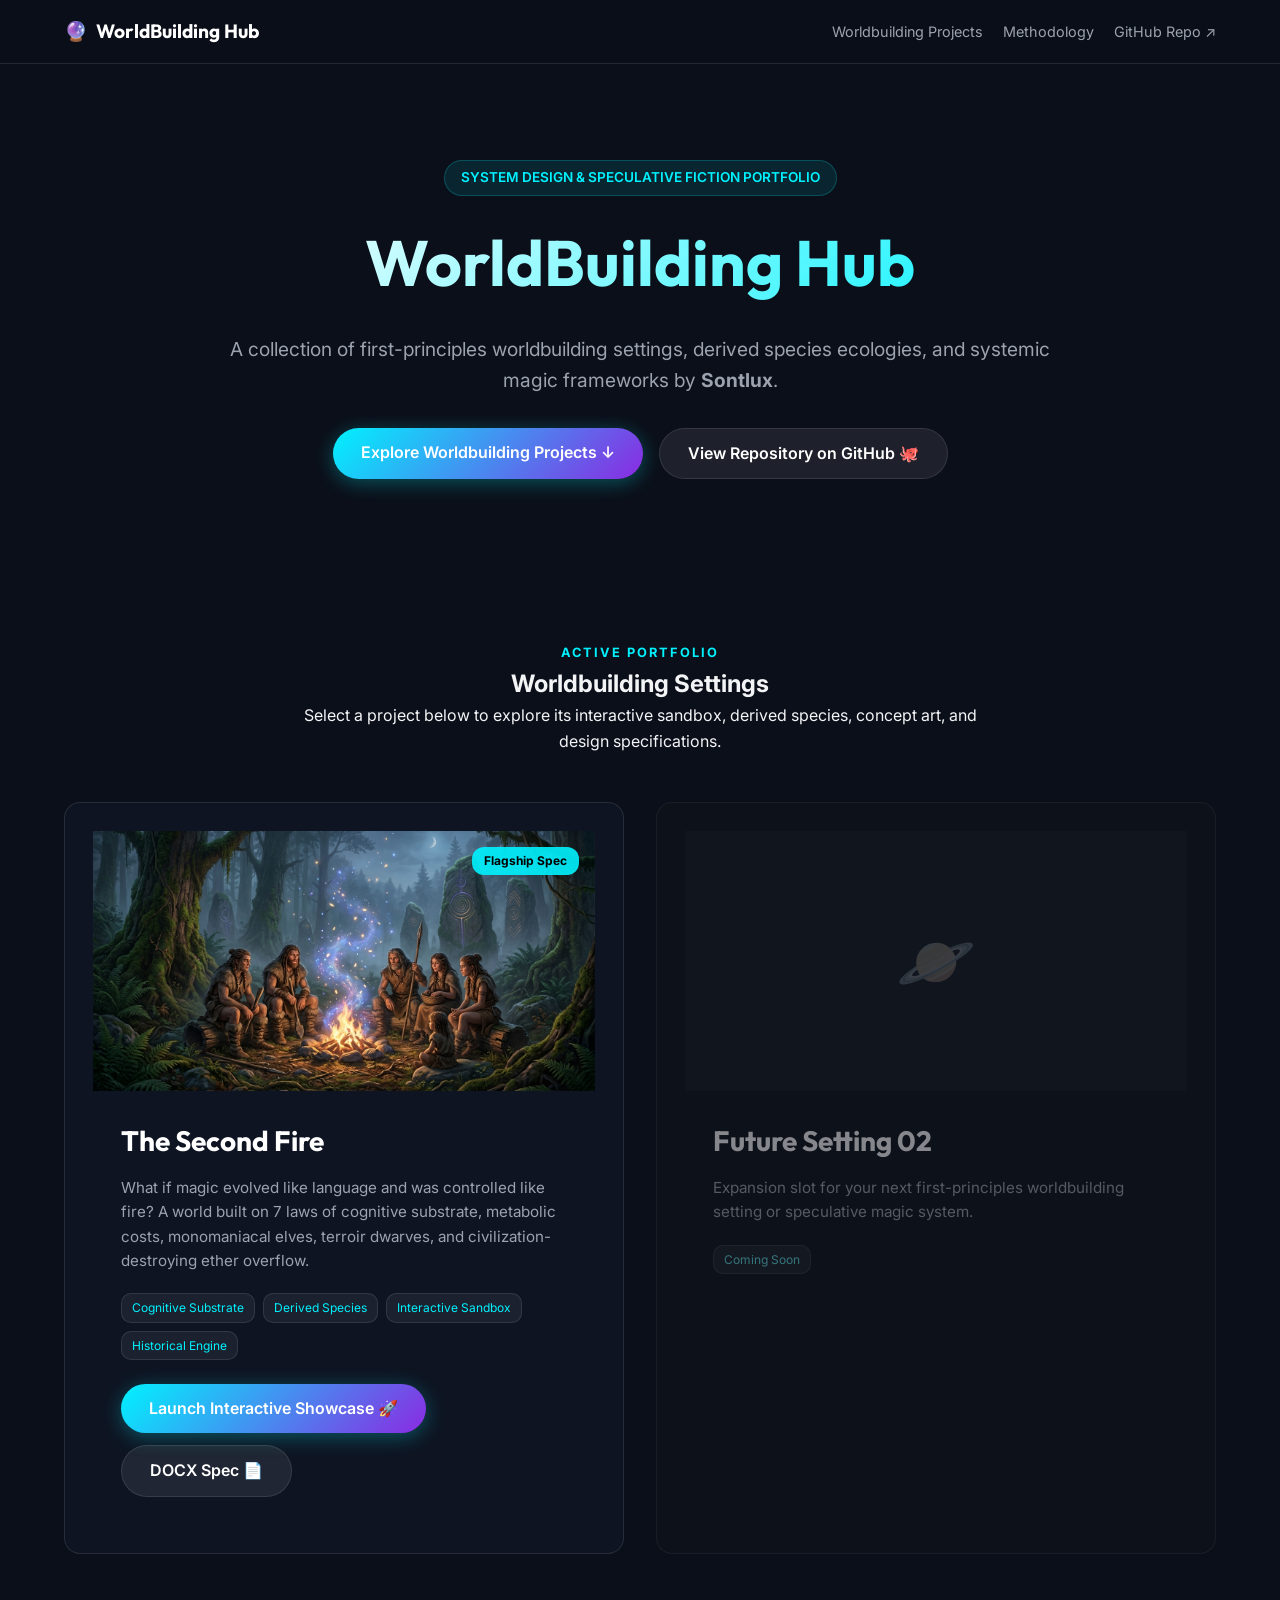
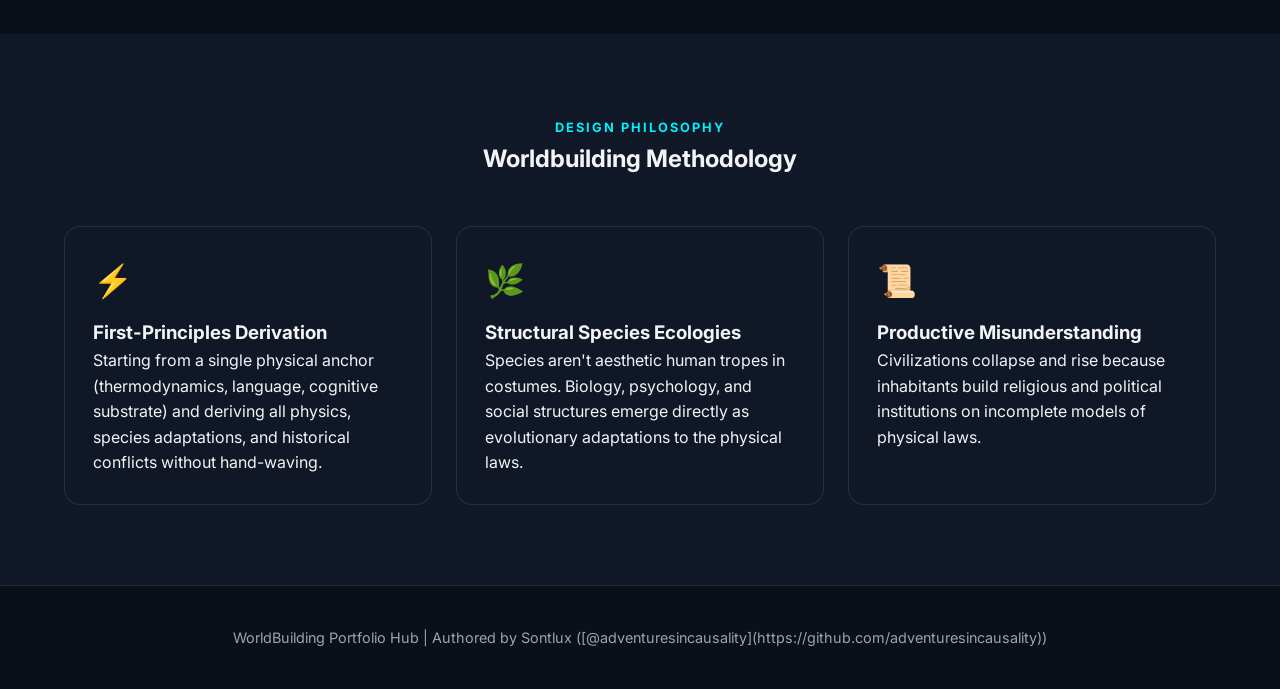
<file: index.html>
<!DOCTYPE html>
<html lang="en">
<head>
    <meta charset="UTF-8">
    <meta name="viewport" content="width=device-width, initial-scale=1.0">
    <title>WorldBuilding Portfolio Hub | Sontlux</title>
    <meta name="description" content="Central portfolio repository for Sontlux's first-principles worldbuilding, magic systems, and speculative fiction settings.">
    <link rel="preconnect" href="https://fonts.googleapis.com">
    <link rel="preconnect" href="https://fonts.gstatic.com" crossorigin>
    <link href="https://fonts.googleapis.com/css2?family=Inter:wght@300;400;500;600;700&family=Outfit:wght@400;600;700;800&display=swap" rel="stylesheet">
    <link rel="stylesheet" href="styles.css">
</head>
<body class="dark-theme">
    <nav class="navbar">
        <div class="nav-container">
            <a href="index.html" class="nav-logo">
                <span class="logo-icon">🔮</span>
                <span class="logo-text">WorldBuilding Hub</span>
            </a>
            <ul class="nav-links">
                <li><a href="#projects">Worldbuilding Projects</a></li>
                <li><a href="#methodology">Methodology</a></li>
                <li><a href="https://github.com/adventuresincausality/World_Building" target="_blank">GitHub Repo ↗</a></li>
            </ul>
        </div>
    </nav>

    <main>
        <section class="hero-section">
            <div class="hero-content text-center">
                <div class="hero-tag">System Design & Speculative Fiction Portfolio</div>
                <h1 class="hero-title">WorldBuilding Hub</h1>
                <p class="hero-subtitle">
                    A collection of first-principles worldbuilding settings, derived species ecologies, and systemic magic frameworks by <strong>Sontlux</strong>.
                </p>
                <div class="hero-actions">
                    <a href="#projects" class="btn btn-primary">Explore Worldbuilding Projects ↓</a>
                    <a href="https://github.com/adventuresincausality/World_Building" target="_blank" class="btn btn-secondary">View Repository on GitHub 🐙</a>
                </div>
            </div>
        </section>

        <section id="projects" class="section">
            <div class="container">
                <div class="section-header">
                    <span class="section-subtitle">ACTIVE PORTFOLIO</span>
                    <h2>Worldbuilding Settings</h2>
                    <p class="section-desc">Select a project below to explore its interactive sandbox, derived species, concept art, and design specifications.</p>
                </div>

                <div class="projects-grid">
                    <!-- Project 1: The Second Fire -->
                    <div class="project-card glass-card">
                        <div class="project-img-wrapper">
                            <img src="assets/images/second_fire_hero.jpg" alt="The Second Fire Concept Art" class="project-img">
                            <span class="project-badge">Flagship Spec</span>
                        </div>
                        <div class="project-body">
                            <h3>The Second Fire</h3>
                            <p class="project-summary">
                                What if magic evolved like language and was controlled like fire? A world built on 7 laws of cognitive substrate, metabolic costs, monomaniacal elves, terroir dwarves, and civilization-destroying ether overflow.
                            </p>
                            
                            <div class="project-tags">
                                <span class="tag">Cognitive Substrate</span>
                                <span class="tag">Derived Species</span>
                                <span class="tag">Interactive Sandbox</span>
                                <span class="tag">Historical Engine</span>
                            </div>

                            <div class="project-actions">
                                <a href="projects/the-second-fire/index.html" class="btn btn-primary">Launch Interactive Showcase 🚀</a>
                                <a href="projects/the-second-fire/The Second Fire - World & System Design.docx" class="btn btn-secondary" download>DOCX Spec 📄</a>
                            </div>
                        </div>
                    </div>

                    <!-- Placeholder Project Slot 2 -->
                    <div class="project-card glass-card disabled-card">
                        <div class="project-img-wrapper placeholder-img">
                            <div class="placeholder-icon">🪐</div>
                        </div>
                        <div class="project-body">
                            <h3>Future Setting 02</h3>
                            <p class="project-summary">
                                Expansion slot for your next first-principles worldbuilding setting or speculative magic system.
                            </p>
                            <div class="project-tags">
                                <span class="tag">Coming Soon</span>
                            </div>
                        </div>
                    </div>
                </div>
            </div>
        </section>

        <section id="methodology" class="section bg-alt">
            <div class="container">
                <div class="section-header">
                    <span class="section-subtitle">DESIGN PHILOSOPHY</span>
                    <h2>Worldbuilding Methodology</h2>
                </div>

                <div class="grid grid-3">
                    <div class="glass-card">
                        <div class="card-icon">⚡</div>
                        <h3>First-Principles Derivation</h3>
                        <p>Starting from a single physical anchor (thermodynamics, language, cognitive substrate) and deriving all physics, species adaptations, and historical conflicts without hand-waving.</p>
                    </div>

                    <div class="glass-card">
                        <div class="card-icon">🌿</div>
                        <h3>Structural Species Ecologies</h3>
                        <p>Species aren't aesthetic human tropes in costumes. Biology, psychology, and social structures emerge directly as evolutionary adaptations to the physical laws.</p>
                    </div>

                    <div class="glass-card">
                        <div class="card-icon">📜</div>
                        <h3>Productive Misunderstanding</h3>
                        <p>Civilizations collapse and rise because inhabitants build religious and political institutions on incomplete models of physical laws.</p>
                    </div>
                </div>
            </div>
        </section>
    </main>

    <footer class="footer">
        <div class="container text-center">
            <p>WorldBuilding Portfolio Hub | Authored by Sontlux ([@adventuresincausality](https://github.com/adventuresincausality))</p>
        </div>
    </footer>
</body>
</html>
</file>
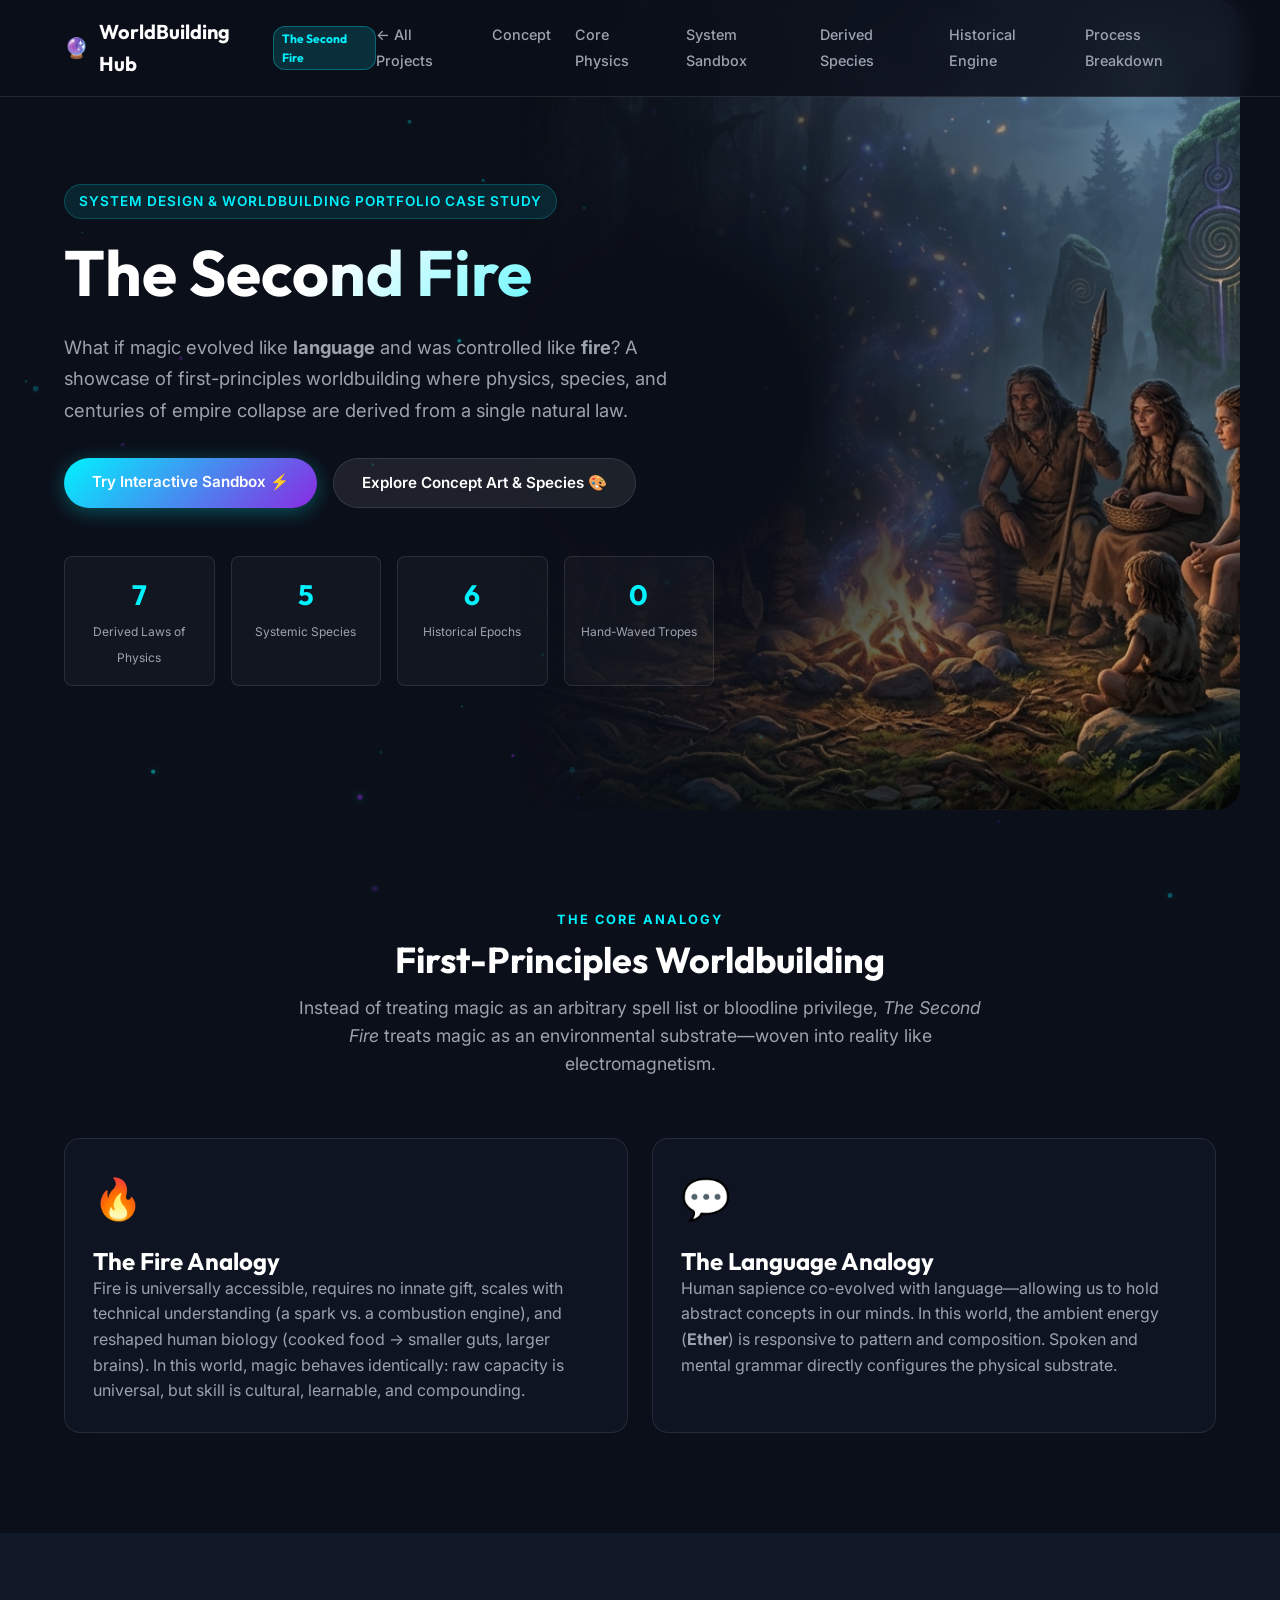
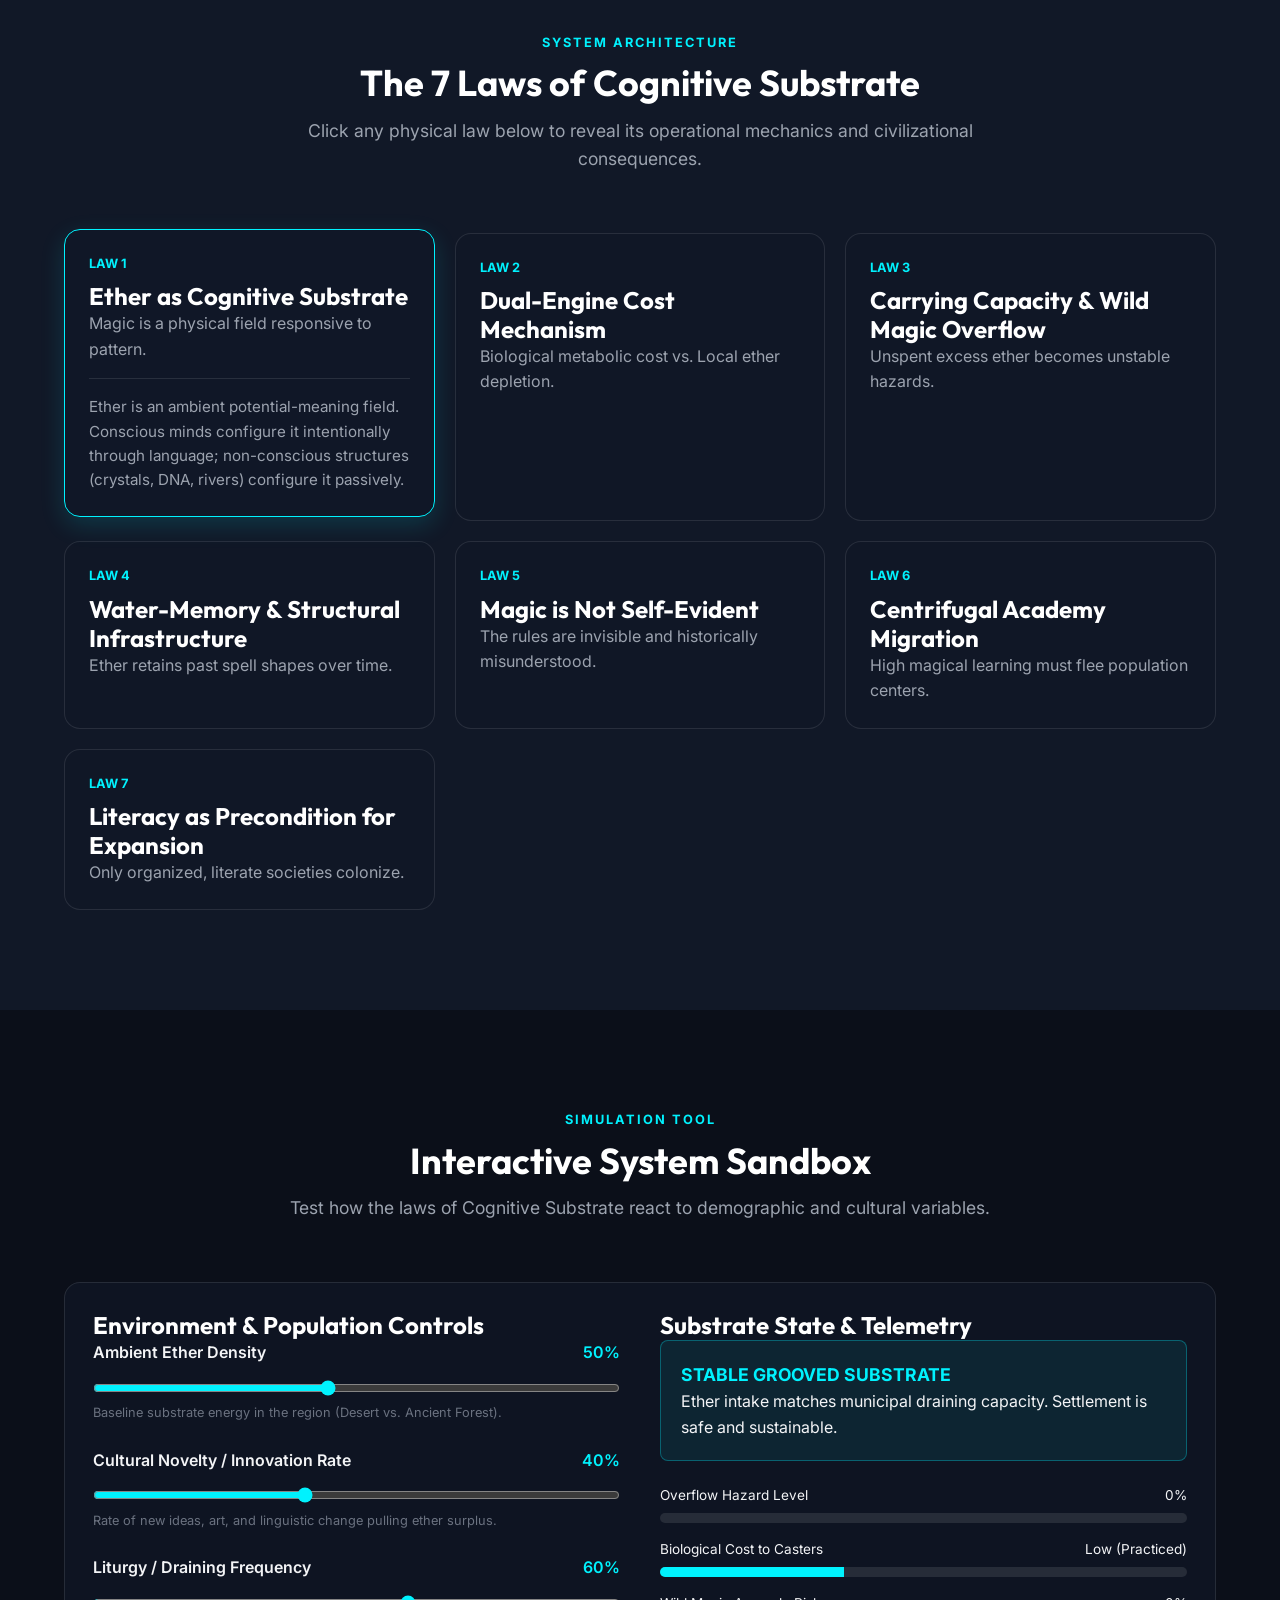
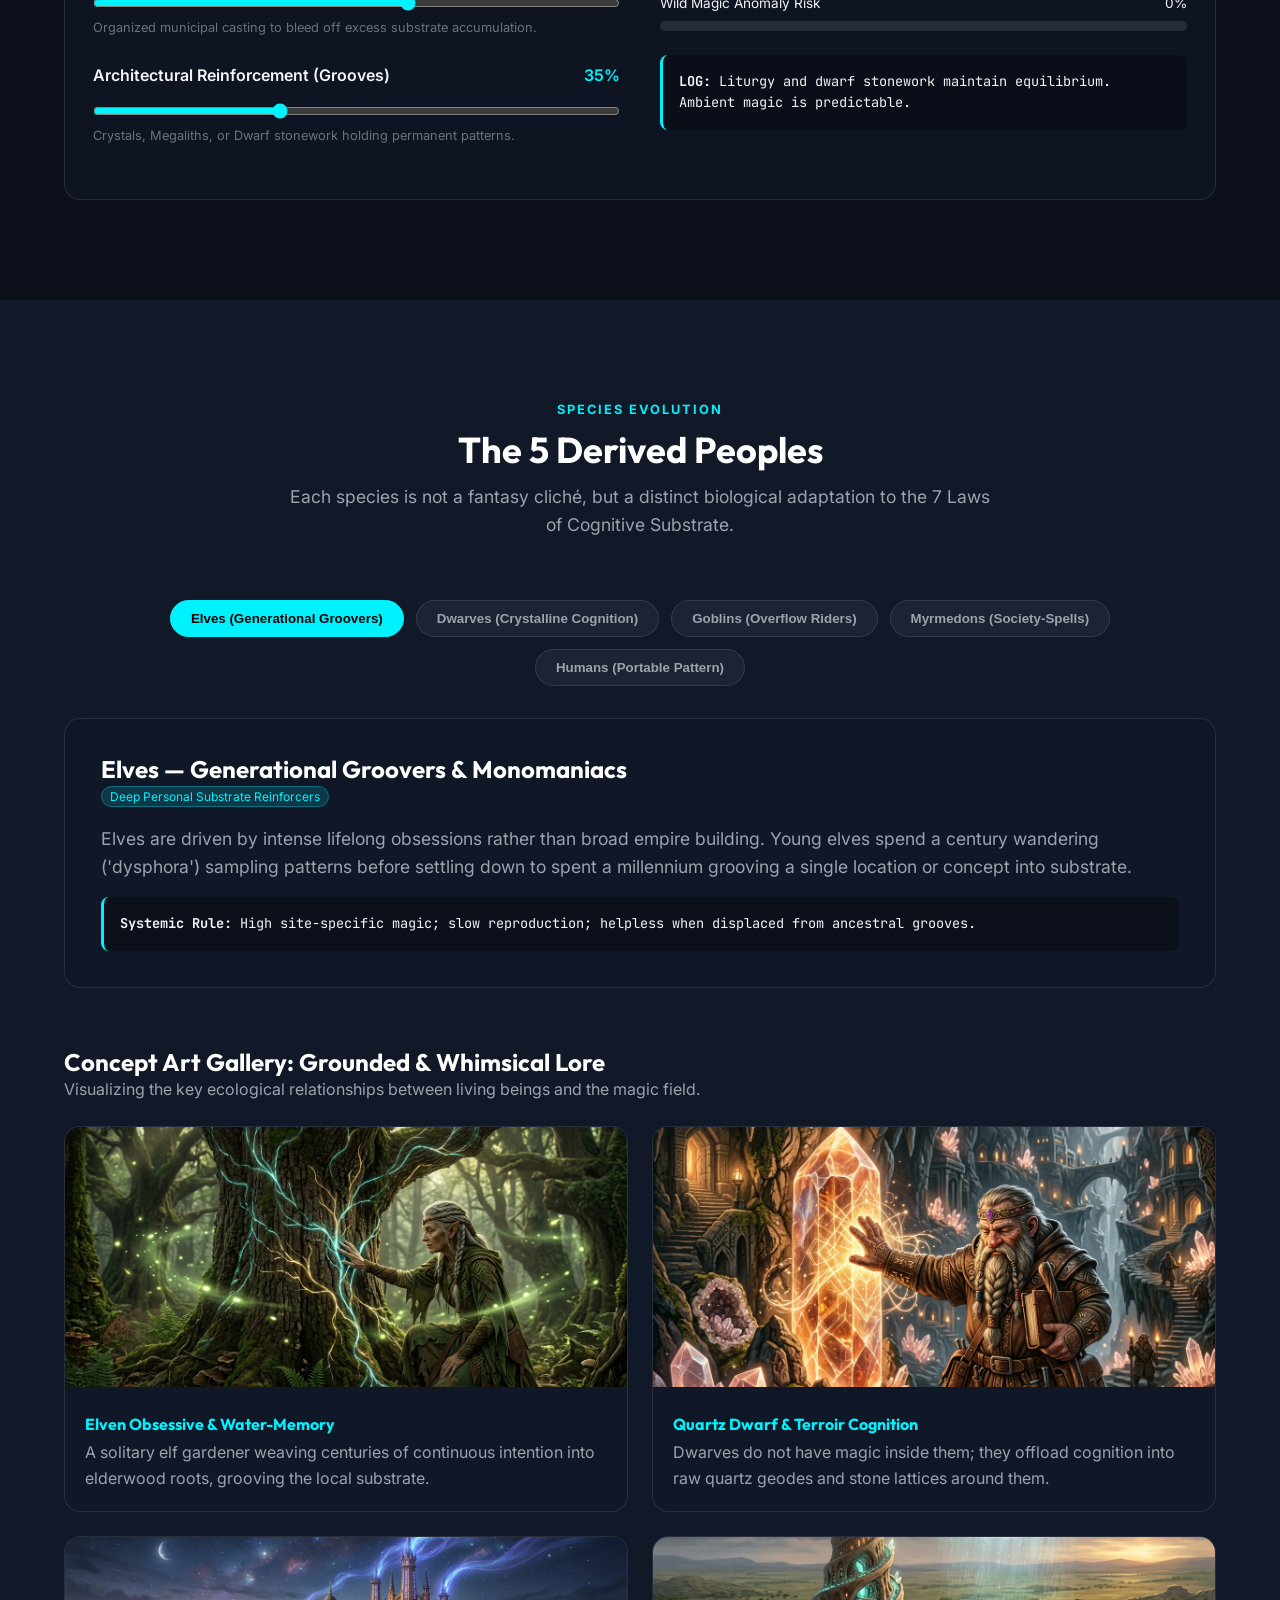
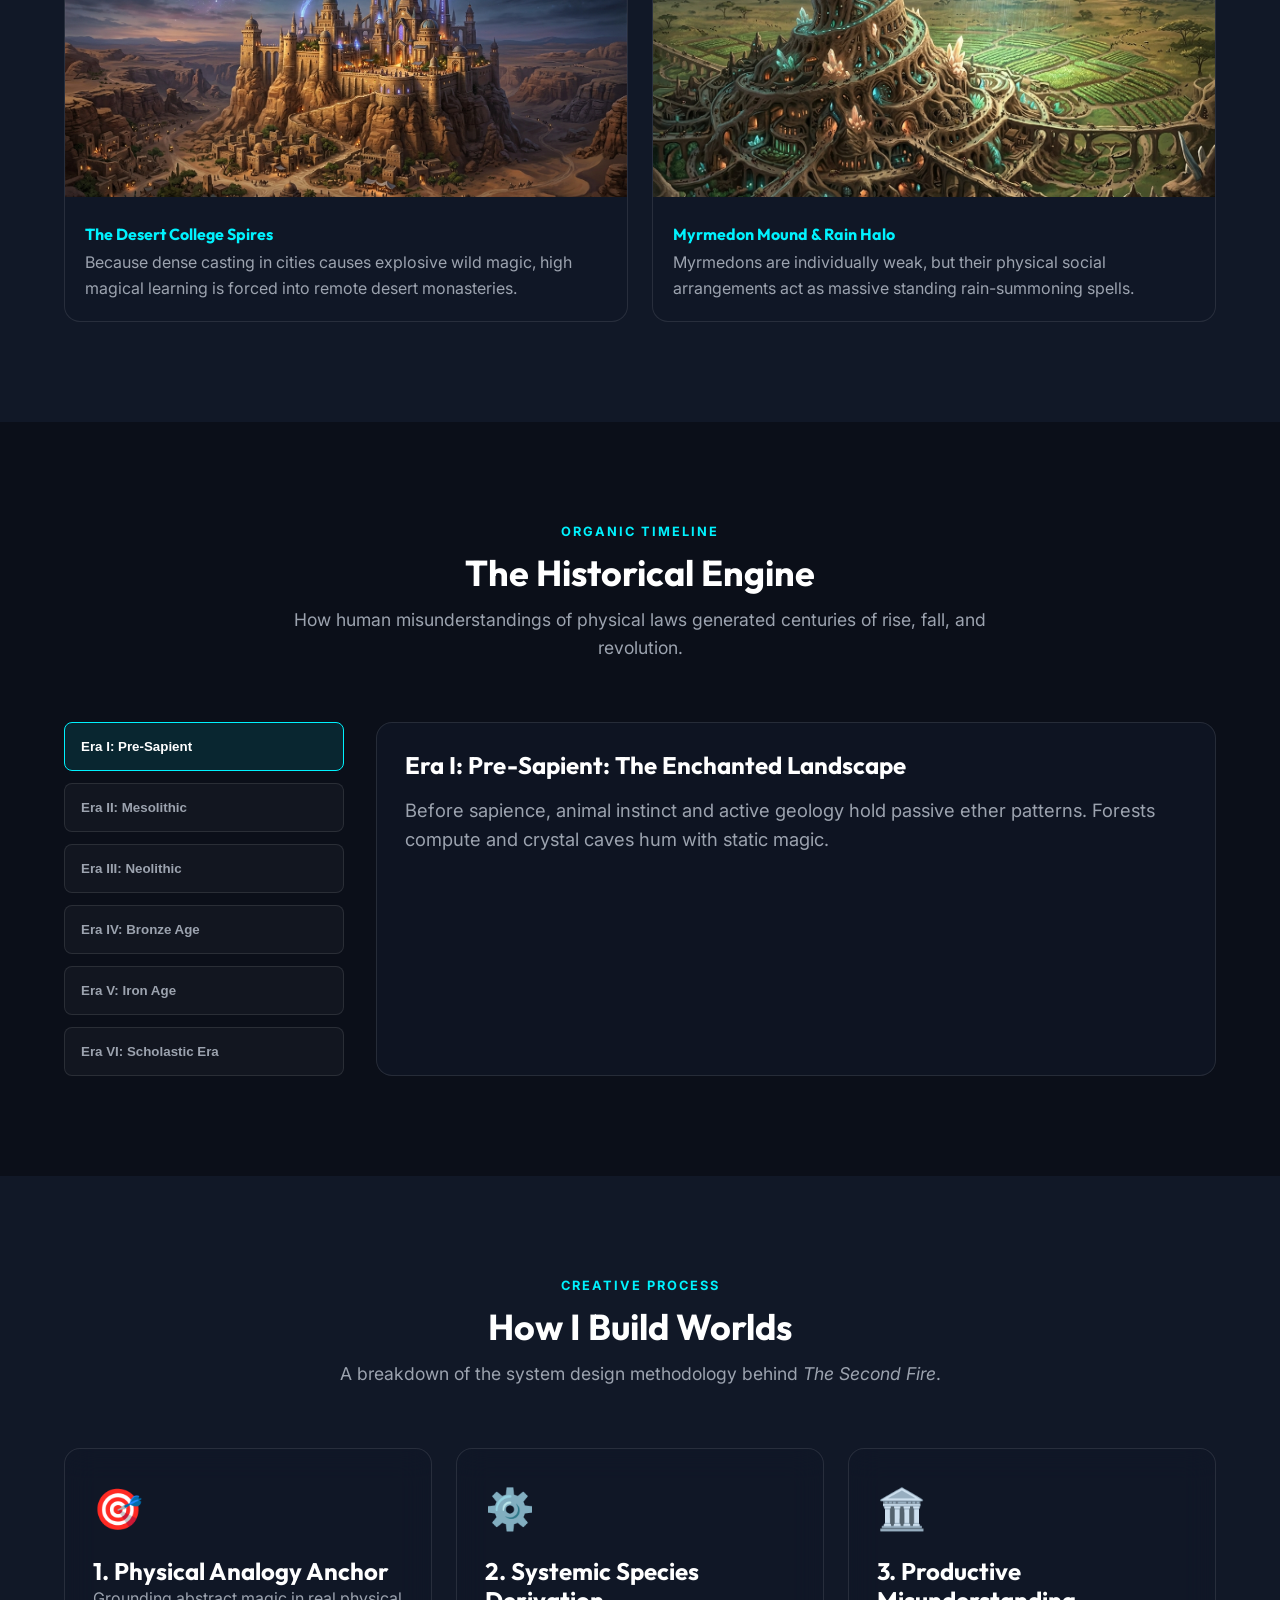
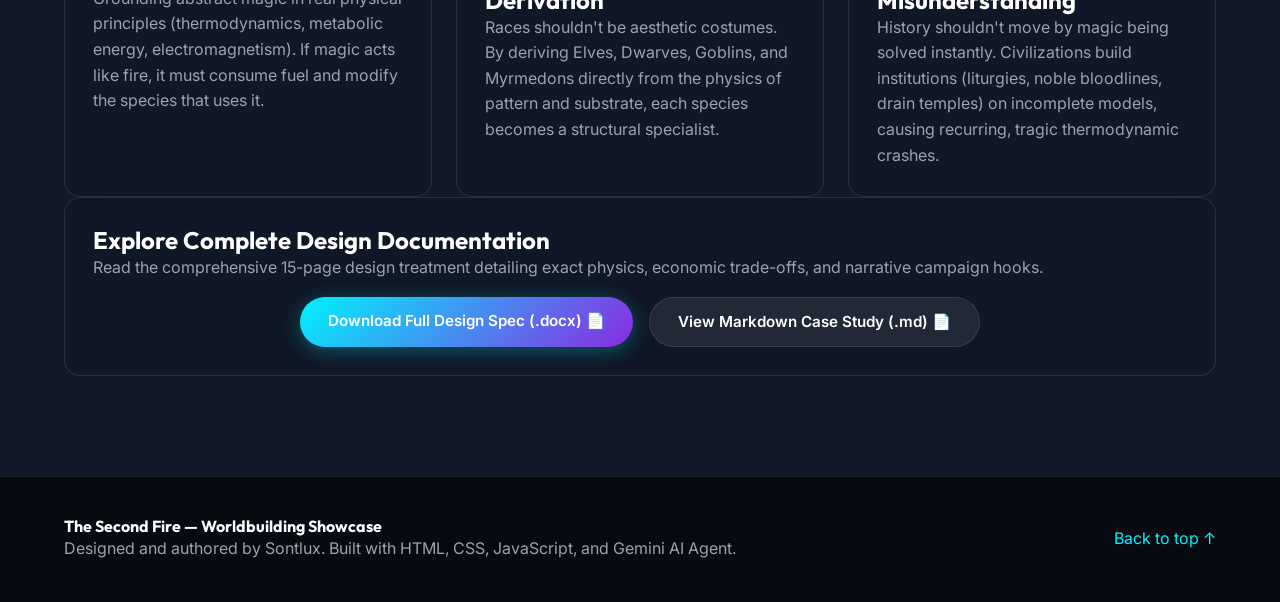
<file: projects/the-second-fire/index.html>
<!DOCTYPE html>
<html lang="en">
<head>
    <meta charset="UTF-8">
    <meta name="viewport" content="width=device-width, initial-scale=1.0">
    <title>The Second Fire — Worldbuilding Process Showcase | Sontlux</title>
    <meta name="description" content="A portfolio showcase of Sontlux's first-principles worldbuilding process, introducing 'The Second Fire' cognitive substrate magic system.">
    <link rel="preconnect" href="https://fonts.googleapis.com">
    <link rel="preconnect" href="https://fonts.gstatic.com" crossorigin>
    <link href="https://fonts.googleapis.com/css2?family=Inter:wght@300;400;500;600;700&family=Outfit:wght@400;600;700;800&family=JetBrains+Mono:wght@400;500&display=swap" rel="stylesheet">
    <link rel="stylesheet" href="styles.css">
</head>
<body class="dark-theme">
    <!-- Ether Canvas Particle Background -->
    <canvas id="ether-canvas"></canvas>

    <!-- Navigation Header -->
    <nav class="navbar" id="navbar">
        <div class="nav-container">
            <a href="../../index.html" class="nav-logo">
                <span class="logo-icon">🔮</span>
                <span class="logo-text">WorldBuilding Hub</span>
                <span class="logo-badge">The Second Fire</span>
            </a>
            <ul class="nav-links">
                <li><a href="../../index.html">← All Projects</a></li>
                <li><a href="#concept">Concept</a></li>
                <li><a href="#physics">Core Physics</a></li>
                <li><a href="#sandbox">System Sandbox</a></li>
                <li><a href="#peoples">Derived Species</a></li>
                <li><a href="#history">Historical Engine</a></li>
                <li><a href="#methodology">Process Breakdown</a></li>
            </ul>
        </div>
    </nav>

    <!-- Main Content Container -->
    <main>
        <!-- Hero Section -->
        <section id="hero" class="hero-section">
            <div class="hero-backdrop">
                <img src="assets/images/second_fire_hero.jpg" alt="The Second Fire Concept Art" class="hero-img">
                <div class="hero-overlay"></div>
            </div>
            <div class="hero-content">
                <div class="hero-tag">System Design & Worldbuilding Portfolio Case Study</div>
                <h1 class="hero-title">The Second Fire</h1>
                <p class="hero-subtitle">
                    What if magic evolved like <strong>language</strong> and was controlled like <strong>fire</strong>? 
                    A showcase of first-principles worldbuilding where physics, species, and centuries of empire collapse are derived from a single natural law.
                </p>
                <div class="hero-actions">
                    <a href="#sandbox" class="btn btn-primary">Try Interactive Sandbox ⚡</a>
                    <a href="#peoples" class="btn btn-secondary">Explore Concept Art & Species 🎨</a>
                </div>
                
                <!-- Quick Metric Cards -->
                <div class="hero-stats">
                    <div class="stat-card">
                        <span class="stat-val">7</span>
                        <span class="stat-lbl">Derived Laws of Physics</span>
                    </div>
                    <div class="stat-card">
                        <span class="stat-val">5</span>
                        <span class="stat-lbl">Systemic Species</span>
                    </div>
                    <div class="stat-card">
                        <span class="stat-val">6</span>
                        <span class="stat-lbl">Historical Epochs</span>
                    </div>
                    <div class="stat-card">
                        <span class="stat-val">0</span>
                        <span class="stat-lbl">Hand-Waved Tropes</span>
                    </div>
                </div>
            </div>
        </section>

        <!-- Concept Core Section -->
        <section id="concept" class="section">
            <div class="container">
                <div class="section-header">
                    <span class="section-subtitle">THE CORE ANALOGY</span>
                    <h2>First-Principles Worldbuilding</h2>
                    <p class="section-desc">
                        Instead of treating magic as an arbitrary spell list or bloodline privilege, <em>The Second Fire</em> treats magic as an environmental substrate—woven into reality like electromagnetism.
                    </p>
                </div>

                <div class="grid grid-2">
                    <div class="glass-card">
                        <div class="card-icon">🔥</div>
                        <h3>The Fire Analogy</h3>
                        <p>
                            Fire is universally accessible, requires no innate gift, scales with technical understanding (a spark vs. a combustion engine), and reshaped human biology (cooked food → smaller guts, larger brains). 
                            In this world, magic behaves identically: raw capacity is universal, but skill is cultural, learnable, and compounding.
                        </p>
                    </div>
                    <div class="glass-card">
                        <div class="card-icon">💬</div>
                        <h3>The Language Analogy</h3>
                        <p>
                            Human sapience co-evolved with language—allowing us to hold abstract concepts in our minds. In this world, the ambient energy (<strong>Ether</strong>) is responsive to pattern and composition. Spoken and mental grammar directly configures the physical substrate.
                        </p>
                    </div>
                </div>
            </div>
        </section>

        <!-- 7 Core Physics Laws Section -->
        <section id="physics" class="section bg-alt">
            <div class="container">
                <div class="section-header">
                    <span class="section-subtitle">SYSTEM ARCHITECTURE</span>
                    <h2>The 7 Laws of Cognitive Substrate</h2>
                    <p class="section-desc">Click any physical law below to reveal its operational mechanics and civilizational consequences.</p>
                </div>

                <div class="laws-grid" id="laws-container">
                    <!-- Dynamic Javascript Card Population -->
                </div>
            </div>
        </section>

        <!-- Interactive Physics Sandbox Section -->
        <section id="sandbox" class="section">
            <div class="container">
                <div class="section-header">
                    <span class="section-subtitle">SIMULATION TOOL</span>
                    <h2>Interactive System Sandbox</h2>
                    <p class="section-desc">Test how the laws of Cognitive Substrate react to demographic and cultural variables.</p>
                </div>

                <div class="sandbox-container glass-card">
                    <div class="sandbox-grid">
                        <!-- Controls Column -->
                        <div class="sandbox-controls">
                            <h3>Environment & Population Controls</h3>
                            
                            <div class="control-group">
                                <label for="range-ether">
                                    <span>Ambient Ether Density</span>
                                    <span class="val-display" id="val-ether">50%</span>
                                </label>
                                <input type="range" id="range-ether" min="10" max="100" value="50">
                                <span class="help-text">Baseline substrate energy in the region (Desert vs. Ancient Forest).</span>
                            </div>

                            <div class="control-group">
                                <label for="range-novelty">
                                    <span>Cultural Novelty / Innovation Rate</span>
                                    <span class="val-display" id="val-novelty">40%</span>
                                </label>
                                <input type="range" id="range-novelty" min="0" max="100" value="40">
                                <span class="help-text">Rate of new ideas, art, and linguistic change pulling ether surplus.</span>
                            </div>

                            <div class="control-group">
                                <label for="range-liturgy">
                                    <span>Liturgy / Draining Frequency</span>
                                    <span class="val-display" id="val-liturgy">60%</span>
                                </label>
                                <input type="range" id="range-liturgy" min="0" max="100" value="60">
                                <span class="help-text">Organized municipal casting to bleed off excess substrate accumulation.</span>
                            </div>

                            <div class="control-group">
                                <label for="range-reinforce">
                                    <span>Architectural Reinforcement (Grooves)</span>
                                    <span class="val-display" id="val-reinforce">35%</span>
                                </label>
                                <input type="range" id="range-reinforce" min="0" max="100" value="35">
                                <span class="help-text">Crystals, Megaliths, or Dwarf stonework holding permanent patterns.</span>
                            </div>
                        </div>

                        <!-- Telemetry Output Column -->
                        <div class="sandbox-telemetry">
                            <h3>Substrate State & Telemetry</h3>
                            
                            <div class="status-box" id="status-indicator">
                                <div class="status-title" id="status-text">STABLE GROOVED SUBSTRATE</div>
                                <div class="status-desc" id="status-subtext">Ether intake matches draining capacity. Settlement is safe.</div>
                            </div>

                            <div class="meter-list">
                                <div class="meter-item">
                                    <div class="meter-label">
                                        <span>Overflow Hazard Level</span>
                                        <span id="val-meter-overflow">25%</span>
                                    </div>
                                    <div class="meter-bar-bg"><div class="meter-bar-fill" id="bar-overflow" style="width: 25%;"></div></div>
                                </div>

                                <div class="meter-item">
                                    <div class="meter-label">
                                        <span>Biological Cost to Casters</span>
                                        <span id="val-meter-cost">Moderate</span>
                                    </div>
                                    <div class="meter-bar-bg"><div class="meter-bar-fill cyan" id="bar-cost" style="width: 50%;"></div></div>
                                </div>

                                <div class="meter-item">
                                    <div class="meter-label">
                                        <span>Wild Magic Anomaly Risk</span>
                                        <span id="val-meter-anomaly">Low (12%)</span>
                                    </div>
                                    <div class="meter-bar-bg"><div class="meter-bar-fill purple" id="bar-anomaly" style="width: 12%;"></div></div>
                                </div>
                            </div>

                            <div class="sandbox-prediction" id="sandbox-log">
                                <strong>System Log:</strong> Settlement liturgy successfully balances local ether draw. No spontaneous elemental golems detected.
                            </div>
                        </div>
                    </div>
                </div>
            </div>
        </section>

        <!-- Derived Species & Concept Art Gallery -->
        <section id="peoples" class="section bg-alt">
            <div class="container">
                <div class="section-header">
                    <span class="section-subtitle">SPECIES EVOLUTION</span>
                    <h2>The 5 Derived Peoples</h2>
                    <p class="section-desc">Each species is not a fantasy cliché, but a distinct biological adaptation to the 7 Laws of Cognitive Substrate.</p>
                </div>

                <!-- Species Tabs -->
                <div class="species-tabs">
                    <button class="tab-btn active" data-species="elves">Elves (Generational Groovers)</button>
                    <button class="tab-btn" data-species="dwarves">Dwarves (Crystalline Cognition)</button>
                    <button class="tab-btn" data-species="goblins">Goblins (Overflow Riders)</button>
                    <button class="tab-btn" data-species="myrmedons">Myrmedons (Society-Spells)</button>
                    <button class="tab-btn" data-species="humans">Humans (Portable Pattern)</button>
                </div>

                <!-- Species Display Container -->
                <div class="species-card-display glass-card" id="species-content">
                    <!-- Populated via Javascript -->
                </div>

                <!-- Concept Art Carousel / Showcase -->
                <div class="concept-gallery-header">
                    <h3>Concept Art Gallery: Grounded & Whimsical Lore</h3>
                    <p>Visualizing the key ecological relationships between living beings and the magic field.</p>
                </div>

                <div class="gallery-grid">
                    <div class="gallery-card">
                        <img src="assets/images/elven_groove.jpg" alt="Elven Obsessive Grooving Forest" class="gallery-img">
                        <div class="gallery-info">
                            <h4>Elven Obsessive & Water-Memory</h4>
                            <p>A solitary elf gardener weaving centuries of continuous intention into elderwood roots, grooving the local substrate.</p>
                        </div>
                    </div>

                    <div class="gallery-card">
                        <img src="assets/images/dwarf_quartz.jpg" alt="Quartz Dwarf Terroir Cognition" class="gallery-img">
                        <div class="gallery-info">
                            <h4>Quartz Dwarf & Terroir Cognition</h4>
                            <p>Dwarves do not have magic inside them; they offload cognition into raw quartz geodes and stone lattices around them.</p>
                        </div>
                    </div>

                    <div class="gallery-card">
                        <img src="assets/images/remote_college.jpg" alt="Remote Desert College" class="gallery-img">
                        <div class="gallery-info">
                            <h4>The Desert College Spires</h4>
                            <p>Because dense casting in cities causes explosive wild magic, high magical learning is forced into remote desert monasteries.</p>
                        </div>
                    </div>

                    <div class="gallery-card">
                        <img src="assets/images/myrmedon_spire.jpg" alt="Myrmedon Society Spell" class="gallery-img">
                        <div class="gallery-info">
                            <h4>Myrmedon Mound & Rain Halo</h4>
                            <p>Myrmedons are individually weak, but their physical social arrangements act as massive standing rain-summoning spells.</p>
                        </div>
                    </div>
                </div>
            </div>
        </section>

        <!-- Historical Engine Section -->
        <section id="history" class="section">
            <div class="container">
                <div class="section-header">
                    <span class="section-subtitle">ORGANIC TIMELINE</span>
                    <h2>The Historical Engine</h2>
                    <p class="section-desc">How human misunderstandings of physical laws generated centuries of rise, fall, and revolution.</p>
                </div>

                <div class="timeline-stepper">
                    <div class="step-nav" id="timeline-nav">
                        <!-- Populated by JS -->
                    </div>
                    
                    <div class="step-content glass-card" id="timeline-display">
                        <!-- Populated by JS -->
                    </div>
                </div>
            </div>
        </section>

        <!-- Process Breakdown / Methodology Section -->
        <section id="methodology" class="section bg-alt">
            <div class="container">
                <div class="section-header">
                    <span class="section-subtitle">CREATIVE PROCESS</span>
                    <h2>How I Build Worlds</h2>
                    <p class="section-desc">A breakdown of the system design methodology behind <em>The Second Fire</em>.</p>
                </div>

                <div class="grid grid-3">
                    <div class="glass-card">
                        <div class="card-icon">🎯</div>
                        <h3>1. Physical Analogy Anchor</h3>
                        <p>Grounding abstract magic in real physical principles (thermodynamics, metabolic energy, electromagnetism). If magic acts like fire, it must consume fuel and modify the species that uses it.</p>
                    </div>

                    <div class="glass-card">
                        <div class="card-icon">⚙️</div>
                        <h3>2. Systemic Species Derivation</h3>
                        <p>Races shouldn't be aesthetic costumes. By deriving Elves, Dwarves, Goblins, and Myrmedons directly from the physics of pattern and substrate, each species becomes a structural specialist.</p>
                    </div>

                    <div class="glass-card">
                        <div class="card-icon">🏛️</div>
                        <h3>3. Productive Misunderstanding</h3>
                        <p>History shouldn't move by magic being solved instantly. Civilizations build institutions (liturgies, noble bloodlines, drain temples) on incomplete models, causing recurring, tragic thermodynamic crashes.</p>
                    </div>
                </div>

                <div class="case-study-download glass-card text-center margin-top">
                    <h3>Explore Complete Design Documentation</h3>
                    <p>Read the comprehensive 15-page design treatment detailing exact physics, economic trade-offs, and narrative campaign hooks.</p>
                    <div style="display: flex; gap: 16px; justify-content: center; margin-top: 16px; flex-wrap: wrap;">
                        <a href="The Second Fire - World & System Design.docx" class="btn btn-primary" download>Download Full Design Spec (.docx) 📄</a>
                        <a href="portfolio_case_study.md" class="btn btn-secondary" target="_blank">View Markdown Case Study (.md) 📄</a>
                    </div>
                </div>
            </div>
        </section>
    </main>

    <!-- Footer -->
    <footer class="footer">
        <div class="container">
            <div class="footer-content">
                <div>
                    <h4>The Second Fire — Worldbuilding Showcase</h4>
                    <p>Designed and authored by Sontlux. Built with HTML, CSS, JavaScript, and Gemini AI Agent.</p>
                </div>
                <div class="footer-links">
                    <a href="#hero">Back to top ↑</a>
                </div>
            </div>
        </div>
    </footer>

    <script src="app.js"></script>
</body>
</html>
</file>
<file: styles.css>
/* Master Hub Stylesheet for WorldBuilding Portfolio */
:root {
    --bg-dark: #0B0F19;
    --bg-alt: #111827;
    --card-bg: rgba(17, 24, 39, 0.7);
    --card-border: rgba(255, 255, 255, 0.1);
    --primary-cyan: #00F2FE;
    --primary-violet: #8A2BE2;
    --text-main: #F3F4F6;
    --text-muted: #9CA3AF;
    --font-heading: 'Outfit', sans-serif;
    --font-body: 'Inter', sans-serif;
    --transition: all 0.3s ease;
}

* { margin: 0; padding: 0; box-sizing: border-box; }
body { background: var(--bg-dark); color: var(--text-main); font-family: var(--font-body); line-height: 1.6; }
.container { max-width: 1200px; margin: 0 auto; padding: 0 24px; }
.text-center { text-align: center; }

/* Nav */
.navbar { position: fixed; top: 0; width: 100%; z-index: 100; background: rgba(11, 15, 25, 0.9); backdrop-filter: blur(10px); border-bottom: 1px solid var(--card-border); padding: 16px 0; }
.nav-container { max-width: 1200px; margin: 0 auto; padding: 0 24px; display: flex; justify-content: space-between; align-items: center; }
.nav-logo { display: flex; align-items: center; gap: 8px; color: #FFF; font-family: var(--font-heading); font-weight: 700; font-size: 1.2rem; text-decoration: none; }
.nav-links { display: flex; list-style: none; gap: 20px; }
.nav-links a { color: var(--text-muted); text-decoration: none; font-size: 0.9rem; transition: var(--transition); }
.nav-links a:hover { color: var(--primary-cyan); }

/* Hero */
.hero-section { padding: 160px 24px 80px; max-width: 900px; margin: 0 auto; }
.hero-tag { display: inline-block; color: var(--primary-cyan); font-size: 0.85rem; font-weight: 600; text-transform: uppercase; background: rgba(0, 242, 254, 0.1); padding: 6px 16px; border-radius: 20px; margin-bottom: 16px; border: 1px solid rgba(0, 242, 254, 0.2); }
.hero-title { font-family: var(--font-heading); font-size: 4rem; margin-bottom: 20px; background: linear-gradient(135deg, #FFF, var(--primary-cyan)); -webkit-background-clip: text; -webkit-text-fill-color: transparent; }
.hero-subtitle { font-size: 1.2rem; color: var(--text-muted); margin-bottom: 32px; }
.hero-actions { display: flex; gap: 16px; justify-content: center; }

/* Buttons */
.btn { display: inline-block; padding: 12px 28px; border-radius: 30px; font-weight: 600; text-decoration: none; transition: var(--transition); }
.btn-primary { background: linear-gradient(135deg, var(--primary-cyan), var(--primary-violet)); color: #FFF; box-shadow: 0 4px 20px rgba(0, 242, 254, 0.3); }
.btn-primary:hover { transform: translateY(-2px); box-shadow: 0 6px 28px rgba(0, 242, 254, 0.5); }
.btn-secondary { background: rgba(255, 255, 255, 0.08); color: #FFF; border: 1px solid var(--card-border); }
.btn-secondary:hover { background: rgba(255, 255, 255, 0.15); transform: translateY(-2px); }

/* Section */
.section { padding: 80px 0; }
.bg-alt { background: var(--bg-alt); }
.section-header { text-align: center; max-width: 700px; margin: 0 auto 48px; }
.section-subtitle { color: var(--primary-cyan); font-size: 0.8rem; font-weight: 700; letter-spacing: 2px; text-transform: uppercase; }

/* Projects Grid */
.projects-grid { display: grid; grid-template-columns: repeat(auto-fit, minmax(450px, 1fr)); gap: 32px; }
.project-card { background: var(--card-bg); border: 1px solid var(--card-border); border-radius: 16px; overflow: hidden; transition: var(--transition); }
.project-card:hover { border-color: rgba(0, 242, 254, 0.4); transform: translateY(-4px); }
.project-img-wrapper { position: relative; height: 260px; }
.project-img { width: 100%; height: 100%; object-fit: cover; }
.project-badge { position: absolute; top: 16px; right: 16px; background: rgba(0, 242, 254, 0.9); color: #000; font-size: 0.75rem; font-weight: 700; padding: 4px 12px; border-radius: 12px; }
.project-body { padding: 28px; }
.project-body h3 { font-family: var(--font-heading); font-size: 1.75rem; margin-bottom: 12px; color: #FFF; }
.project-summary { color: var(--text-muted); font-size: 0.95rem; margin-bottom: 20px; }
.project-tags { display: flex; gap: 8px; flex-wrap: wrap; margin-bottom: 24px; }
.tag { font-size: 0.75rem; background: rgba(255, 255, 255, 0.06); border: 1px solid var(--card-border); padding: 4px 10px; border-radius: 10px; color: var(--primary-cyan); }
.project-actions { display: flex; gap: 12px; flex-wrap: wrap; }

.placeholder-img { background: rgba(255, 255, 255, 0.03); display: flex; align-items: center; justify-content: center; }
.placeholder-icon { font-size: 4rem; opacity: 0.4; }
.disabled-card { opacity: 0.5; filter: grayscale(0.5); }

.grid { display: grid; gap: 24px; }
.grid-3 { grid-template-columns: repeat(3, 1fr); }
.glass-card { background: var(--card-bg); border: 1px solid var(--card-border); border-radius: 16px; padding: 28px; }
.card-icon { font-size: 2rem; margin-bottom: 12px; }
.footer { padding: 40px 0; border-top: 1px solid var(--card-border); color: var(--text-muted); font-size: 0.9rem; }

@media (max-width: 800px) {
    .projects-grid, .grid-3 { grid-template-columns: 1fr; }
    .hero-title { font-size: 2.75rem; }
}
</file>
<file: projects/the-second-fire/styles.css>
/* ==========================================================================
   THE SECOND FIRE — DESIGN SYSTEM & STYLESHEET
   Aesthetics: Dark Mode, Glassmorphism, Ether Cyan & Fire Amber Glow
   ========================================================================== */

:root {
    --bg-dark: #0B0F19;
    --bg-alt: #111827;
    --card-bg: rgba(17, 24, 39, 0.7);
    --card-border: rgba(255, 255, 255, 0.1);
    
    --primary-cyan: #00F2FE;
    --primary-violet: #8A2BE2;
    --primary-amber: #FF6B35;
    
    --text-main: #F3F4F6;
    --text-muted: #9CA3AF;
    --text-dim: #6B7280;
    
    --font-heading: 'Outfit', sans-serif;
    --font-body: 'Inter', sans-serif;
    --font-code: 'JetBrains Mono', monospace;
    
    --radius-sm: 8px;
    --radius-md: 16px;
    --radius-lg: 24px;
    
    --transition: all 0.3s cubic-bezier(0.4, 0, 0.2, 1);
}

/* Base Setup */
* {
    margin: 0;
    padding: 0;
    box-sizing: border-box;
}

html {
    scroll-behavior: smooth;
    font-size: 16px;
}

body.dark-theme {
    background-color: var(--bg-dark);
    color: var(--text-main);
    font-family: var(--font-body);
    line-height: 1.6;
    overflow-x: hidden;
    position: relative;
}

#ether-canvas {
    position: fixed;
    top: 0;
    left: 0;
    width: 100vw;
    height: 100vh;
    z-index: -1;
    pointer-events: none;
    opacity: 0.6;
}

.container {
    max-width: 1200px;
    margin: 0 auto;
    padding: 0 24px;
}

/* Typography */
h1, h2, h3, h4 {
    font-family: var(--font-heading);
    color: #FFFFFF;
    font-weight: 700;
    line-height: 1.2;
}

h1 { font-size: 3.5rem; }
h2 { font-size: 2.25rem; }
h3 { font-size: 1.5rem; }

p { color: var(--text-muted); }

/* Navigation */
.navbar {
    position: fixed;
    top: 0;
    left: 0;
    width: 100%;
    z-index: 1000;
    background: rgba(11, 15, 25, 0.85);
    backdrop-filter: blur(12px);
    border-bottom: 1px solid var(--card-border);
    padding: 16px 0;
}

.nav-container {
    max-width: 1200px;
    margin: 0 auto;
    padding: 0 24px;
    display: flex;
    justify-content: space-between;
    align-items: center;
}

.nav-logo {
    display: flex;
    align-items: center;
    gap: 10px;
    text-decoration: none;
    color: #FFF;
    font-family: var(--font-heading);
    font-weight: 700;
    font-size: 1.25rem;
}

.logo-badge {
    font-size: 0.75rem;
    background: rgba(0, 242, 254, 0.15);
    color: var(--primary-cyan);
    padding: 2px 8px;
    border-radius: 12px;
    border: 1px solid rgba(0, 242, 254, 0.3);
}

.nav-links {
    display: flex;
    list-style: none;
    gap: 24px;
}

.nav-links a {
    color: var(--text-muted);
    text-decoration: none;
    font-size: 0.9rem;
    font-weight: 500;
    transition: var(--transition);
}

.nav-links a:hover {
    color: var(--primary-cyan);
}

/* Buttons */
.btn {
    display: inline-block;
    padding: 12px 28px;
    border-radius: 30px;
    font-weight: 600;
    font-size: 0.95rem;
    text-decoration: none;
    transition: var(--transition);
    cursor: pointer;
    border: none;
}

.btn-primary {
    background: linear-gradient(135deg, var(--primary-cyan), var(--primary-violet));
    color: #FFF;
    box-shadow: 0 4px 20px rgba(0, 242, 254, 0.3);
}

.btn-primary:hover {
    transform: translateY(-2px);
    box-shadow: 0 6px 28px rgba(0, 242, 254, 0.5);
}

.btn-secondary {
    background: rgba(255, 255, 255, 0.08);
    color: #FFF;
    border: 1px solid var(--card-border);
}

.btn-secondary:hover {
    background: rgba(255, 255, 255, 0.15);
    transform: translateY(-2px);
}

/* Glassmorphism Cards */
.glass-card {
    background: var(--card-bg);
    backdrop-filter: blur(16px);
    border: 1px solid var(--card-border);
    border-radius: var(--radius-md);
    padding: 28px;
    transition: var(--transition);
}

.glass-card:hover {
    border-color: rgba(0, 242, 254, 0.3);
    box-shadow: 0 8px 32px rgba(0, 0, 0, 0.4);
}

/* Hero Section */
.hero-section {
    position: relative;
    min-height: 90vh;
    display: flex;
    align-items: center;
    padding: 140px 24px 80px;
    max-width: 1200px;
    margin: 0 auto;
}

.hero-backdrop {
    position: absolute;
    top: 0;
    right: 0;
    width: 60%;
    height: 100%;
    z-index: -1;
    overflow: hidden;
    border-radius: var(--radius-lg);
    opacity: 0.85;
}

.hero-img {
    width: 100%;
    height: 100%;
    object-fit: cover;
    mask-image: linear-gradient(to right, rgba(0,0,0,0) 0%, rgba(0,0,0,1) 40%);
    -webkit-mask-image: linear-gradient(to right, rgba(0,0,0,0) 0%, rgba(0,0,0,1) 40%);
}

.hero-overlay {
    position: absolute;
    inset: 0;
    background: radial-gradient(circle at 20% 50%, var(--bg-dark) 20%, transparent 80%);
}

.hero-content {
    max-width: 650px;
}

.hero-tag {
    display: inline-block;
    color: var(--primary-cyan);
    font-size: 0.85rem;
    font-weight: 600;
    letter-spacing: 1px;
    text-transform: uppercase;
    margin-bottom: 16px;
    background: rgba(0, 242, 254, 0.1);
    padding: 6px 14px;
    border-radius: 20px;
    border: 1px solid rgba(0, 242, 254, 0.2);
}

.hero-title {
    font-size: 4rem;
    margin-bottom: 20px;
    background: linear-gradient(135deg, #FFFFFF 40%, var(--primary-cyan));
    -webkit-background-clip: text;
    -webkit-text-fill-color: transparent;
}

.hero-subtitle {
    font-size: 1.15rem;
    line-height: 1.7;
    margin-bottom: 32px;
}

.hero-actions {
    display: flex;
    gap: 16px;
    margin-bottom: 48px;
}

.hero-stats {
    display: grid;
    grid-template-columns: repeat(4, 1fr);
    gap: 16px;
}

.stat-card {
    background: rgba(255, 255, 255, 0.03);
    border: 1px solid var(--card-border);
    border-radius: var(--radius-sm);
    padding: 16px;
    text-align: center;
}

.stat-val {
    display: block;
    font-size: 1.75rem;
    font-weight: 700;
    color: var(--primary-cyan);
    font-family: var(--font-heading);
}

.stat-lbl {
    font-size: 0.75rem;
    color: var(--text-muted);
}

/* Sections */
.section {
    padding: 100px 0;
}

.bg-alt {
    background-color: var(--bg-alt);
}

.section-header {
    text-align: center;
    max-width: 700px;
    margin: 0 auto 60px;
}

.section-subtitle {
    font-size: 0.8rem;
    font-weight: 700;
    color: var(--primary-cyan);
    letter-spacing: 2px;
    text-transform: uppercase;
    display: block;
    margin-bottom: 8px;
}

.section-desc {
    font-size: 1.1rem;
    margin-top: 12px;
}

/* Grids */
.grid { display: grid; gap: 24px; }
.grid-2 { grid-template-columns: repeat(2, 1fr); }
.grid-3 { grid-template-columns: repeat(3, 1fr); }

.card-icon {
    font-size: 2.5rem;
    margin-bottom: 16px;
}

/* 7 Laws Accordion/Grid */
.laws-grid {
    display: grid;
    grid-template-columns: repeat(auto-fit, minmax(350px, 1fr));
    gap: 20px;
}

.law-card {
    background: var(--card-bg);
    border: 1px solid var(--card-border);
    border-radius: var(--radius-md);
    padding: 24px;
    cursor: pointer;
    transition: var(--transition);
}

.law-card:hover, .law-card.active {
    border-color: var(--primary-cyan);
    transform: translateY(-4px);
    box-shadow: 0 8px 24px rgba(0, 242, 254, 0.15);
}

.law-number {
    font-size: 0.8rem;
    font-weight: 700;
    color: var(--primary-cyan);
    margin-bottom: 8px;
}

.law-details {
    margin-top: 16px;
    padding-top: 16px;
    border-top: 1px solid rgba(255, 255, 255, 0.1);
    font-size: 0.95rem;
    color: var(--text-muted);
}

/* Sandbox */
.sandbox-grid {
    display: grid;
    grid-template-columns: 1fr 1fr;
    gap: 40px;
}

.control-group {
    margin-bottom: 24px;
}

.control-group label {
    display: flex;
    justify-content: space-between;
    font-weight: 600;
    margin-bottom: 8px;
}

.val-display {
    color: var(--primary-cyan);
}

input[type=range] {
    width: 100%;
    accent-color: var(--primary-cyan);
    background: rgba(255, 255, 255, 0.1);
    border-radius: 8px;
    height: 8px;
    outline: none;
}

.help-text {
    font-size: 0.8rem;
    color: var(--text-dim);
    display: block;
    margin-top: 4px;
}

.status-box {
    padding: 20px;
    border-radius: var(--radius-sm);
    margin-bottom: 24px;
    border: 1px solid rgba(0, 242, 254, 0.3);
    background: rgba(0, 242, 254, 0.08);
}

.status-title {
    font-size: 1.1rem;
    font-weight: 700;
    color: var(--primary-cyan);
}

.meter-list { margin-bottom: 24px; }
.meter-item { margin-bottom: 16px; }

.meter-label {
    display: flex;
    justify-content: space-between;
    font-size: 0.85rem;
    margin-bottom: 6px;
}

.meter-bar-bg {
    width: 100%;
    height: 10px;
    background: rgba(255, 255, 255, 0.1);
    border-radius: 5px;
    overflow: hidden;
}

.meter-bar-fill {
    height: 100%;
    background: var(--primary-amber);
    transition: width 0.4s ease;
}

.meter-bar-fill.cyan { background: var(--primary-cyan); }
.meter-bar-fill.purple { background: var(--primary-violet); }

.sandbox-prediction {
    padding: 16px;
    background: rgba(0, 0, 0, 0.3);
    border-radius: var(--radius-sm);
    font-family: var(--font-code);
    font-size: 0.85rem;
    border-left: 3px solid var(--primary-cyan);
}

/* Species Section & Gallery */
.species-tabs {
    display: flex;
    gap: 12px;
    justify-content: center;
    margin-bottom: 32px;
    flex-wrap: wrap;
}

.tab-btn {
    padding: 10px 20px;
    border-radius: 20px;
    background: rgba(255, 255, 255, 0.05);
    border: 1px solid var(--card-border);
    color: var(--text-muted);
    font-weight: 600;
    cursor: pointer;
    transition: var(--transition);
}

.tab-btn.active, .tab-btn:hover {
    background: var(--primary-cyan);
    color: #000;
    border-color: var(--primary-cyan);
}

.species-card-display {
    padding: 36px;
    margin-bottom: 60px;
}

.gallery-grid {
    display: grid;
    grid-template-columns: repeat(2, 1fr);
    gap: 24px;
    margin-top: 24px;
}

.gallery-card {
    background: var(--card-bg);
    border: 1px solid var(--card-border);
    border-radius: var(--radius-md);
    overflow: hidden;
}

.gallery-img {
    width: 100%;
    height: 260px;
    object-fit: cover;
    transition: var(--transition);
}

.gallery-card:hover .gallery-img {
    transform: scale(1.03);
}

.gallery-info {
    padding: 20px;
}

.gallery-info h4 {
    margin-bottom: 6px;
    color: var(--primary-cyan);
}

/* Timeline */
.timeline-stepper {
    display: grid;
    grid-template-columns: 280px 1fr;
    gap: 32px;
}

.step-nav {
    display: flex;
    flex-direction: column;
    gap: 12px;
}

.era-btn {
    padding: 16px;
    background: rgba(255, 255, 255, 0.03);
    border: 1px solid var(--card-border);
    border-radius: var(--radius-sm);
    color: var(--text-muted);
    text-align: left;
    cursor: pointer;
    transition: var(--transition);
}

.era-btn.active {
    border-color: var(--primary-cyan);
    background: rgba(0, 242, 254, 0.1);
    color: #FFF;
}

/* Footer */
.footer {
    padding: 40px 0;
    border-top: 1px solid var(--card-border);
    background: #070A10;
    color: var(--text-dim);
}

.footer-content {
    display: flex;
    justify-content: space-between;
    align-items: center;
}

.footer-links a {
    color: var(--primary-cyan);
    text-decoration: none;
}

/* Responsive */
@media (max-width: 900px) {
    .hero-title { font-size: 2.75rem; }
    .grid-2, .grid-3, .sandbox-grid, .gallery-grid, .timeline-stepper {
        grid-template-columns: 1fr;
    }
    .hero-backdrop { width: 100%; opacity: 0.3; }
    .hero-stats { grid-template-columns: repeat(2, 1fr); }
}
</file>
